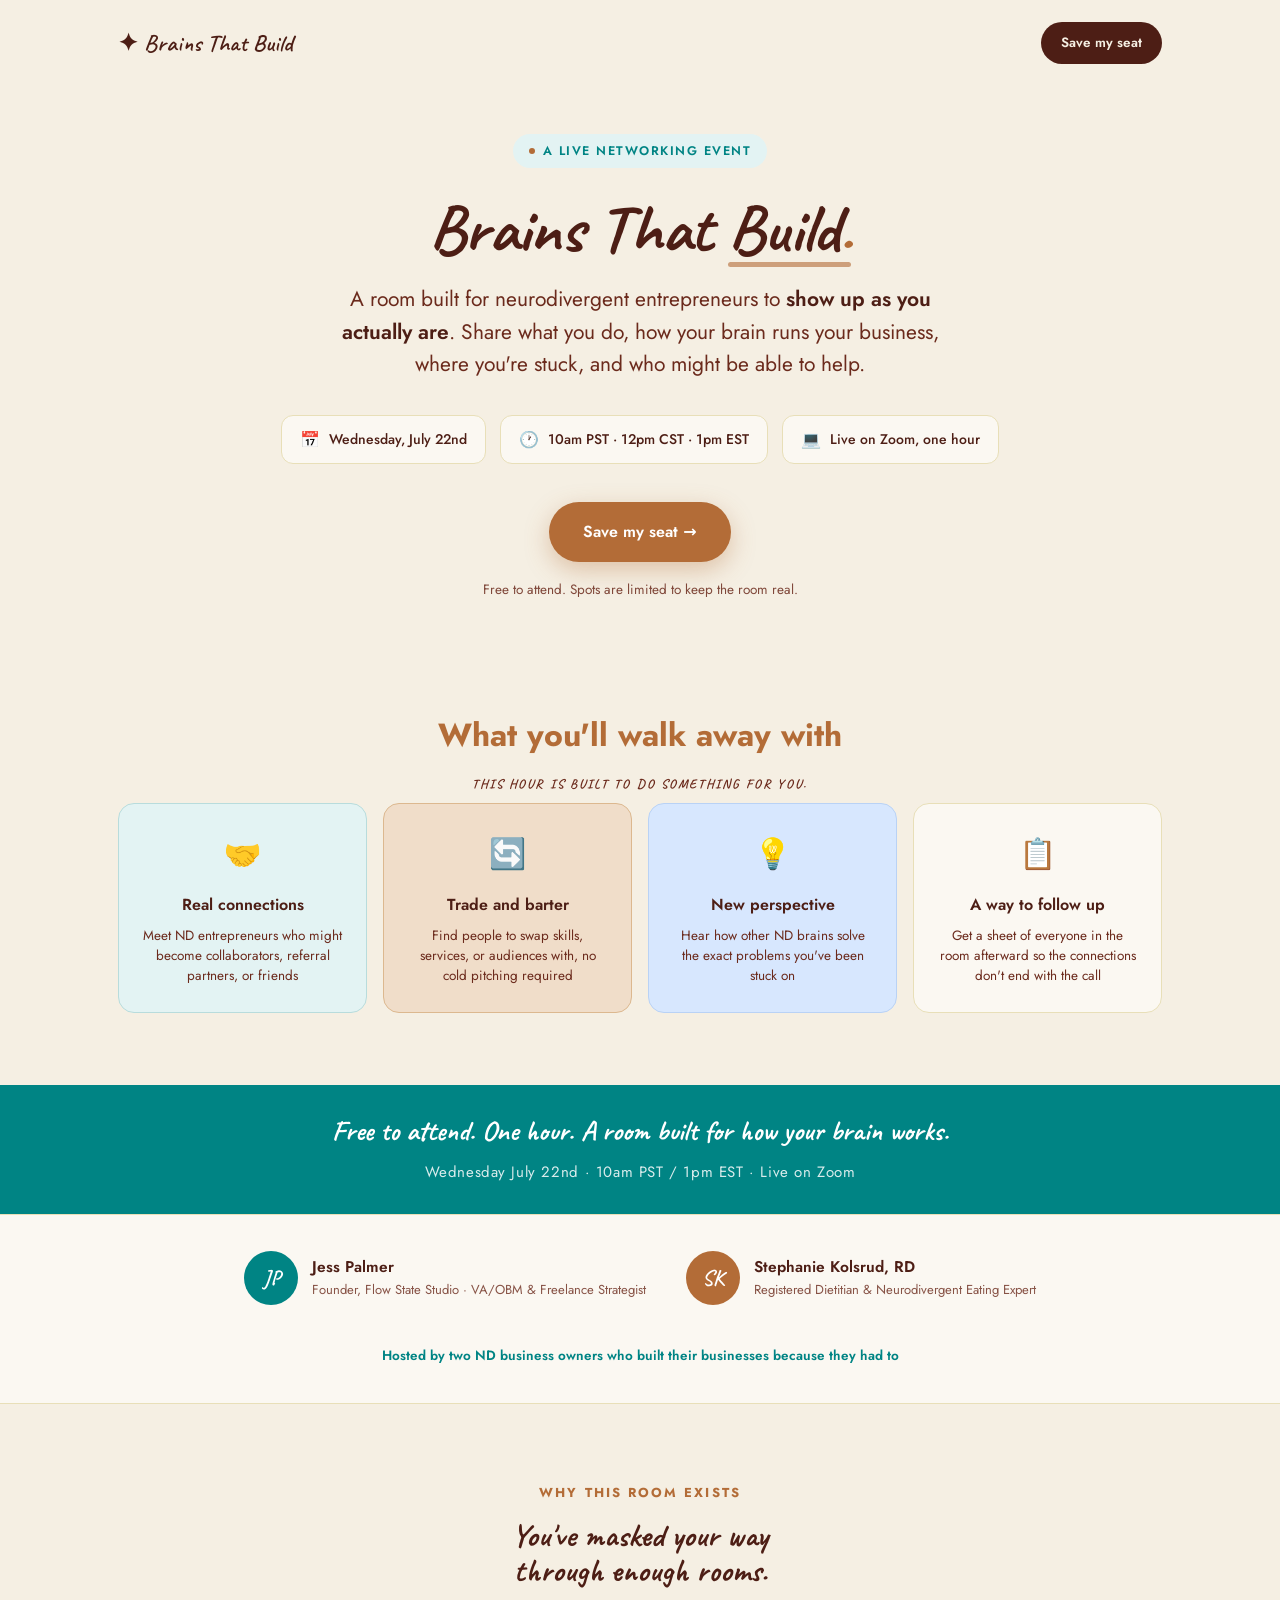
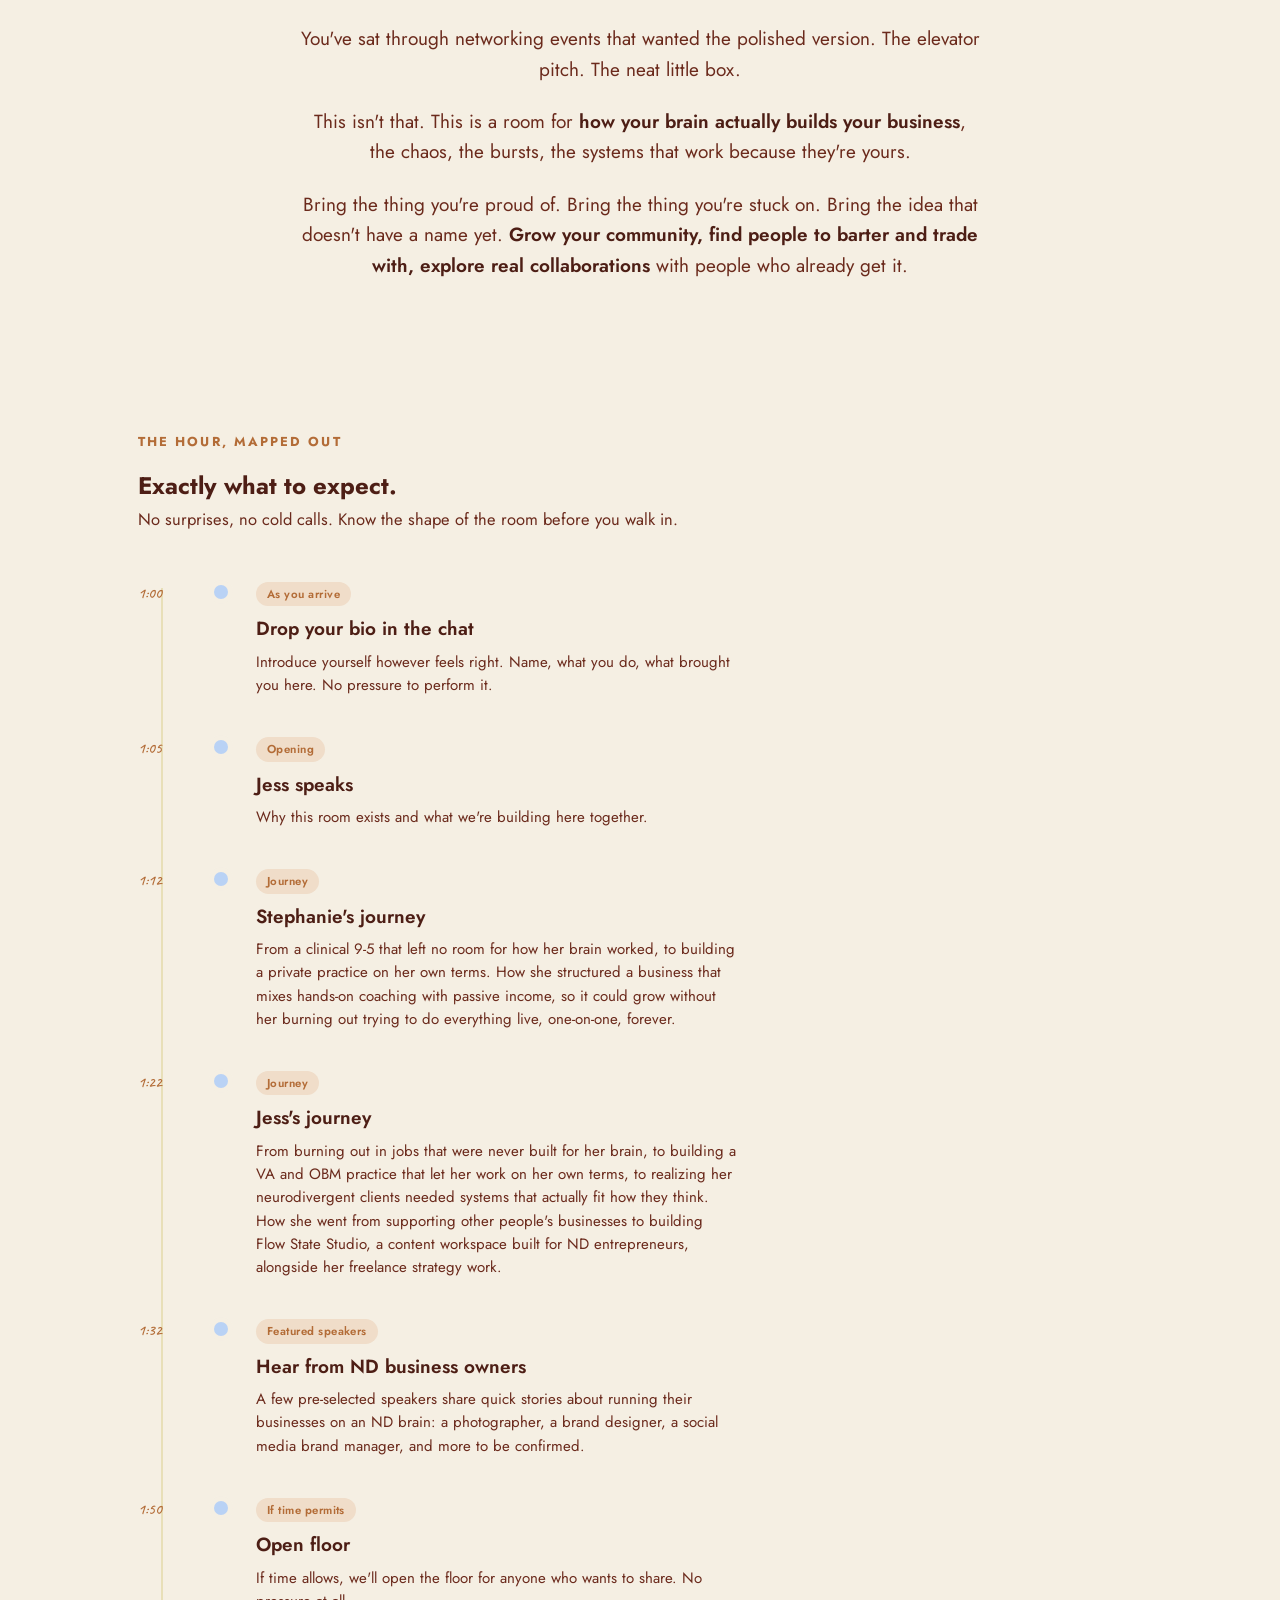
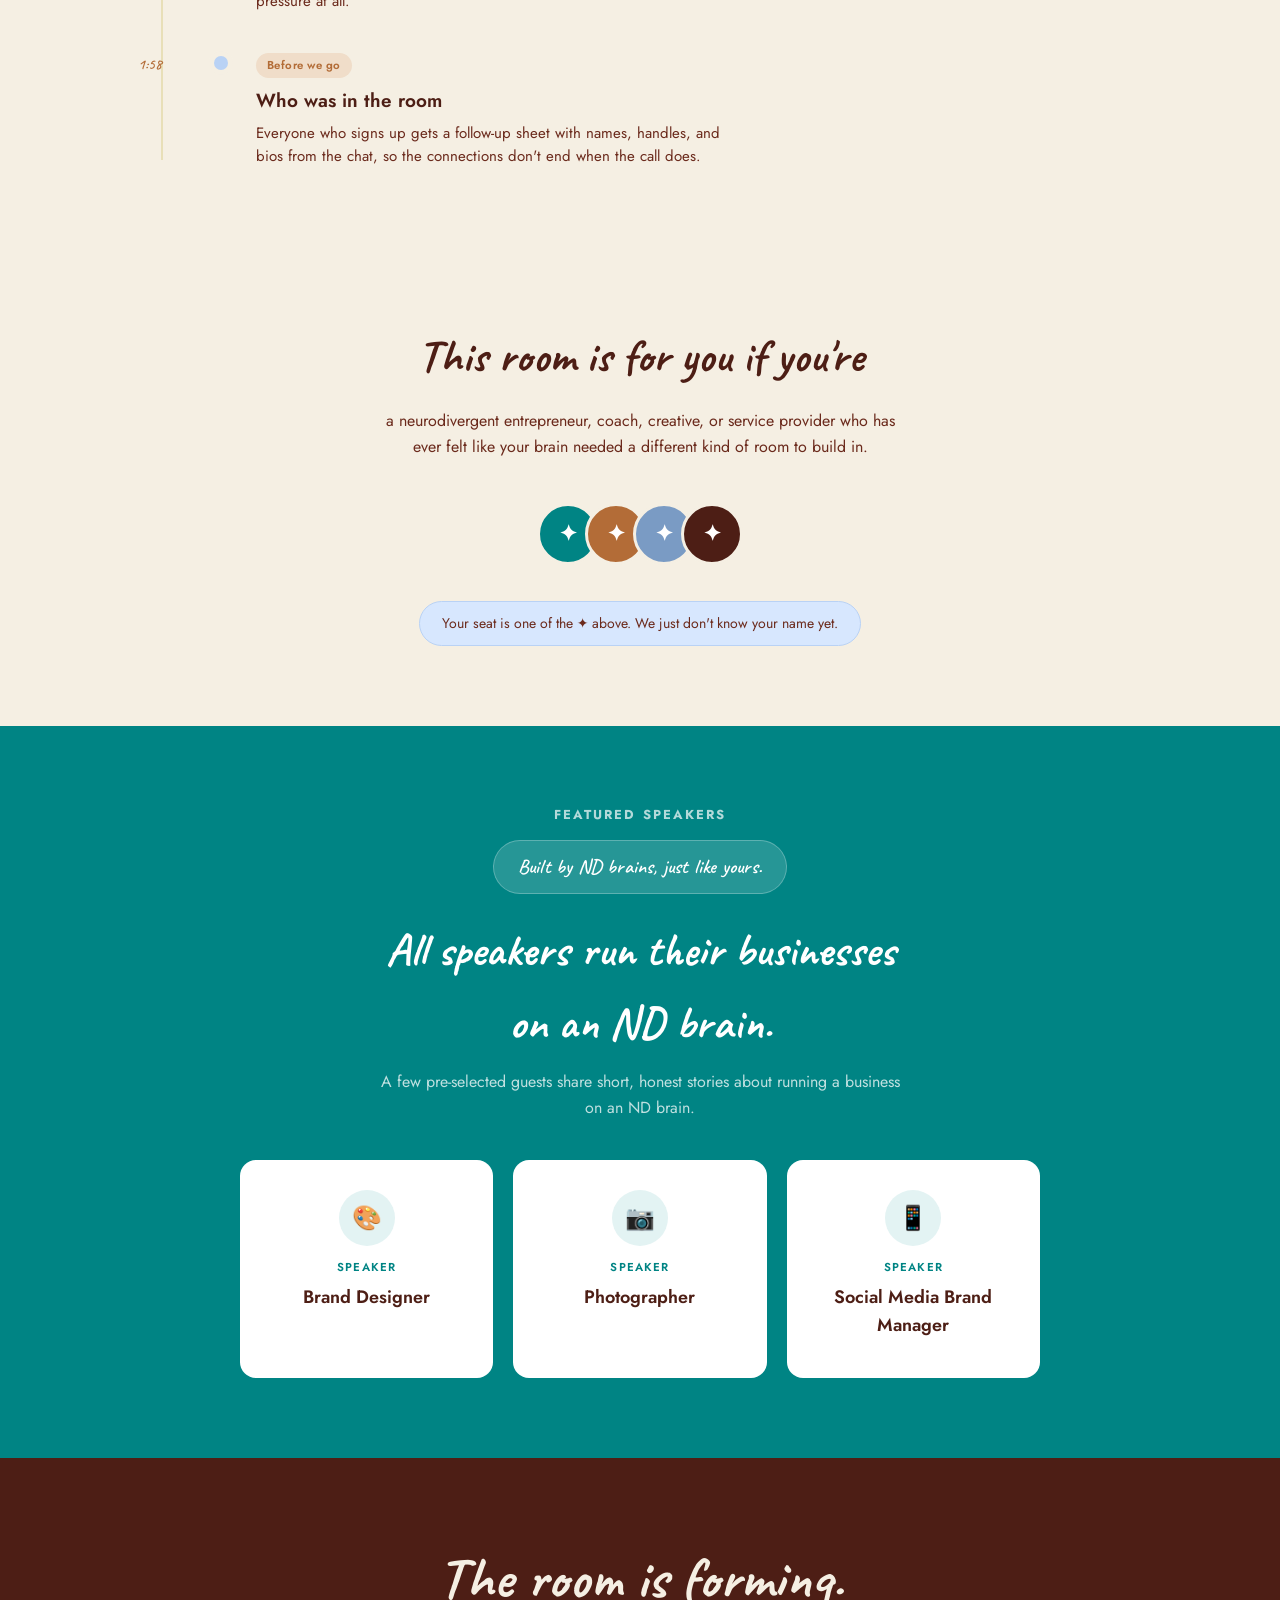
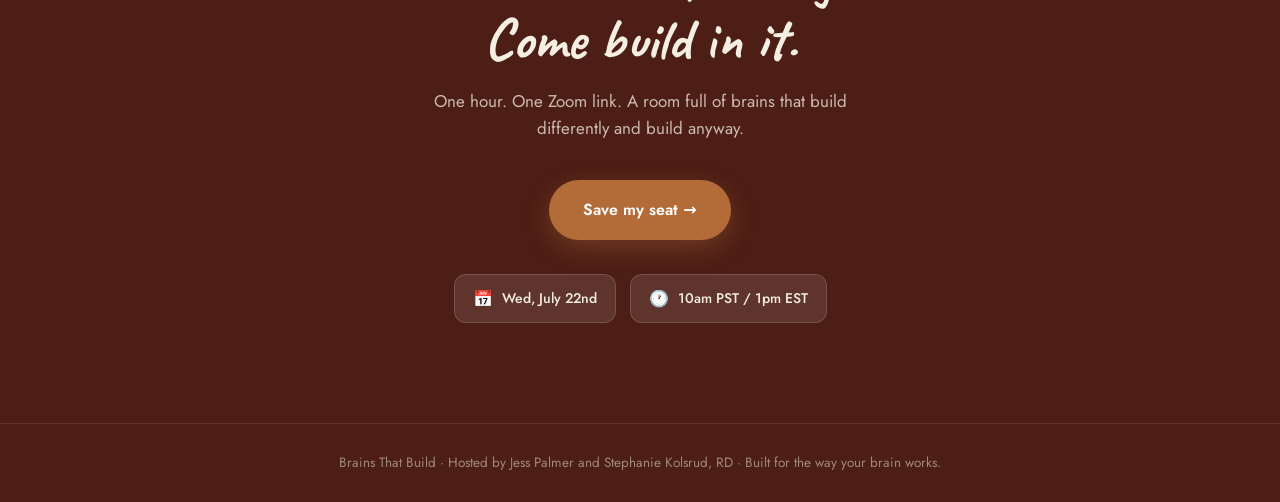
<file: brains-that-build.html>
<!DOCTYPE html>
<html lang="en">
<head>
<meta charset="UTF-8">
<meta name="viewport" content="width=device-width, initial-scale=1.0">
<title>Brains That Build: A Networking Event for Neurodivergent Entrepreneurs</title>
<link rel="icon" href="data:image/svg+xml,<svg xmlns='http://www.w3.org/2000/svg' viewBox='0 0 100 100'><text y='.9em' font-size='90'>✦</text></svg>">
<link rel="preconnect" href="https://fonts.googleapis.com">
<link rel="preconnect" href="https://fonts.gstatic.com" crossorigin>
<link href="https://fonts.googleapis.com/css2?family=Caveat:wght@500;600;700&family=Jost:wght@300;400;500;600;700&display=swap" rel="stylesheet">
<style>
  :root{
    --teal:#008484;
    --teal-light:#e3f3f3;
    --brown:#4d1e15;
    --brown-light:#6b2a1c;
    --rust:#b36c37;
    --rust-light:#f0ddc9;
    --cream:#F5EFE3;
    --paper:#FBF8F2;
    --blue:#d7e7fe;
    --blue-deep:#b9d2f5;
    --border:#e8dfb8;
    --fh:'Caveat',cursive;
    --fb:'Jost',system-ui,sans-serif;
  }
  *,*::before,*::after{box-sizing:border-box;margin:0;padding:0}
  html{scroll-behavior:smooth}
  body{
    font-family:var(--fb);
    background:var(--cream);
    color:var(--brown);
    line-height:1.6;
    -webkit-font-smoothing:antialiased;
  }
  ::selection{background:var(--blue)}

  .wrap{max-width:1100px;margin:0 auto;padding:0 28px}
  .center{text-align:center}

  /* ===== NAV ===== */
  .nav{
    display:flex;align-items:center;justify-content:space-between;
    padding:22px 28px;
    max-width:1100px;margin:0 auto;
  }
  .nav-mark{font-family:var(--fh);font-size:24px;font-weight:600;color:var(--brown)}
  .nav-cta{
    font-family:var(--fb);font-size:13.5px;font-weight:600;
    background:var(--brown);color:var(--cream);
    padding:10px 20px;border-radius:100px;
    text-decoration:none;
    transition:transform .15s, box-shadow .15s;
  }
  .nav-cta:hover{transform:translateY(-1px);box-shadow:0 6px 16px rgba(77,30,21,.25)}

  /* ===== HERO ===== */
  .hero{
    padding:48px 0 56px;
    text-align:center;
  }
  .hero-eyebrow{
    display:inline-flex;align-items:center;gap:8px;
    font-size:12.5px;font-weight:600;letter-spacing:.12em;text-transform:uppercase;
    color:var(--teal);
    background:var(--teal-light);
    padding:7px 16px;border-radius:100px;
    margin-bottom:26px;
  }
  .hero-eyebrow .dot{width:6px;height:6px;border-radius:50%;background:var(--rust)}
  .hero h1{
    font-family:var(--fh);
    font-weight:700;
    font-size:clamp(36px,6.2vw,68px);
    line-height:1.02;
    white-space:nowrap;
    color:var(--brown);
    margin-bottom:8px;
    letter-spacing:-.01em;
  }
  .hero h1 .accent{color:var(--rust)}
  .hero-sub{
    font-size:clamp(17px,2.2vw,21px);
    color:var(--brown-light);
    max-width:620px;
    margin:20px auto 0;
    line-height:1.55;
    font-weight:400;
  }
  .hero-sub strong{color:var(--brown);font-weight:600}

  .hero-meta-row{
    display:flex;justify-content:center;flex-wrap:wrap;gap:14px;
    margin-top:34px;
  }
  .meta-chip{
    display:flex;align-items:center;gap:9px;
    background:var(--paper);
    border:1.5px solid var(--border);
    padding:11px 18px;
    border-radius:12px;
    font-size:14px;font-weight:500;
    color:var(--brown);
  }
  .meta-chip .ico{font-size:16px}

  .hero-cta-row{margin-top:38px;display:flex;justify-content:center;align-items:center;gap:18px;flex-wrap:wrap}
  .btn-primary{
    font-family:var(--fb);font-size:16px;font-weight:600;
    background:var(--rust);color:white;
    padding:17px 34px;border-radius:100px;
    text-decoration:none;display:inline-block;
    box-shadow:0 8px 24px rgba(179,108,55,.35);
    transition:transform .15s, box-shadow .15s;
  }
  .btn-primary:hover{transform:translateY(-2px);box-shadow:0 12px 28px rgba(179,108,55,.45)}
  .hero-cta-note{font-size:13.5px;color:var(--brown-light);opacity:.85}

  /* ===== WHAT YOU WALK AWAY WITH (selling points, front and center) ===== */
  .walkaway{padding:56px 0 72px}
  .walkaway-grid{
    display:grid;grid-template-columns:repeat(4,1fr);gap:16px;
    margin-top:8px;
  }
  .walkaway-card{
    border-radius:16px;
    padding:26px 22px;
    text-align:center;
    border:1.5px solid transparent;
  }
  .walkaway-card.c1{background:var(--teal-light);border-color:#b8dcdc}
  .walkaway-card.c2{background:var(--rust-light);border-color:#dcb88f}
  .walkaway-card.c3{background:var(--blue);border-color:var(--blue-deep)}
  .walkaway-card.c4{background:var(--paper);border-color:var(--border)}
  .walkaway-ico{font-size:30px;margin-bottom:14px;display:block}
  .walkaway-card h3{font-size:16px;font-weight:600;margin-bottom:8px;color:var(--brown)}
  .walkaway-card p{font-size:13.5px;color:var(--brown-light);line-height:1.5}

  /* ===== HOSTS STRIP ===== */
  .hosts-strip{
    background:var(--paper);
    border-top:1.5px solid var(--border);
    border-bottom:1.5px solid var(--border);
    padding:36px 0;
  }
  .hosts-inner{
    display:flex;align-items:center;justify-content:center;gap:40px;flex-wrap:wrap;
  }
  .host-card{display:flex;align-items:center;gap:14px}
  .host-avatar{
    width:54px;height:54px;border-radius:50%;
    background:var(--teal);color:white;
    display:flex;align-items:center;justify-content:center;
    font-family:var(--fh);font-size:22px;font-weight:600;
    flex-shrink:0;
  }
  .host-avatar.rust{background:var(--rust)}
  .host-name{font-weight:600;font-size:15.5px;color:var(--brown);text-align:left}
  .host-role{font-size:13px;color:var(--brown-light);opacity:.8;text-align:left}
  .hosts-plus{
    font-size:13.5px;color:var(--teal);font-weight:600;
    text-align:center;
  }

  /* ===== WHY THIS ROOM (mirror section, colored cards) ===== */
  .section{padding:80px 0}
  .section-label{
    font-family:var(--fb);font-size:13px;font-weight:700;letter-spacing:.16em;text-transform:uppercase;
    color:var(--rust);margin-bottom:16px;line-height:1.4;
  }
  .section h2{
    font-family:var(--fh);font-weight:700;
    font-size:clamp(18px,2.5vw,24px);
    color:var(--brown);
    margin-bottom:28px;
    line-height:1.2;
    text-transform:none;letter-spacing:0;
  }
  .mirror-stack{
    max-width:680px;margin:36px auto 0;
    display:flex;flex-direction:column;gap:22px;
    text-align:center;
  }
  .mirror-line{
    font-size:19px;
    line-height:1.6;
    color:var(--brown-light);
  }
  .mirror-line strong{color:var(--brown);font-weight:600}

  /* ===== THE AGENDA ===== */
  .agenda-section{
    padding:72px 0;
  }
  .agenda-section .wrap{max-width:1060px}
  .agenda-section .section-label{color:var(--rust)}
  .agenda-section h2{color:var(--brown)}
  .agenda-sub{
    color:var(--brown-light);font-size:16.5px;max-width:560px;margin-bottom:48px;line-height:1.6;
  }
  .agenda-list{position:relative}
  .agenda-list::before{
    content:'';position:absolute;left:23px;top:8px;bottom:8px;width:1.5px;
    background:var(--border);
  }
  .agenda-item{
    display:flex;gap:28px;
    padding-bottom:38px;position:relative;
  }
  .agenda-item:last-child{padding-bottom:0}
  .agenda-time{
    flex-shrink:0;width:48px;
    font-family:var(--fh);font-size:15px;font-weight:600;
    color:var(--rust);
    padding-top:2px;
  }
  .agenda-dot{
    flex-shrink:0;width:14px;height:14px;border-radius:50%;
    background:var(--blue-deep);
    margin-top:5px;
    box-shadow:0 0 0 5px var(--cream);
    position:relative;z-index:2;
  }
  .agenda-body h3{
    font-size:19px;font-weight:600;margin-bottom:6px;color:var(--brown);
  }
  .agenda-body p{
    font-size:15px;color:var(--brown-light);line-height:1.55;max-width:480px;
  }
  .agenda-badge{
    display:inline-block;font-size:11.5px;font-weight:600;
    background:var(--rust-light);color:var(--rust);
    padding:3px 11px;border-radius:100px;margin-bottom:8px;letter-spacing:.04em;
  }

  /* ===== FEATURED SPEAKERS ===== */
  .speakers-section{
    padding:80px 0;text-align:center;
    background:var(--teal);
    margin:0 0 0 0;
  }
  .speakers-section .section-label{color:rgba(255,255,255,.7)}
  .speakers-section h2{color:white}
  .speakers-section p{color:rgba(255,255,255,.8)}
  .speakers-grid{
    display:grid;grid-template-columns:repeat(3,1fr);gap:20px;
    margin:40px auto 0;text-align:center;max-width:800px;
  }
  .speaker-card{
    background:white;
    border:none;
    border-radius:16px;
    padding:30px 26px;
  }
  .speaker-avatar{
    width:56px;height:56px;border-radius:50%;
    background:var(--teal-light);color:var(--teal);
    display:flex;align-items:center;justify-content:center;
    font-size:24px;margin-bottom:16px;
  }
  .speaker-role{font-size:11.5px;font-weight:600;letter-spacing:.1em;text-transform:uppercase;color:var(--teal);margin-bottom:6px}
  .speaker-card h3{font-size:18px;font-weight:600;color:var(--brown);margin-bottom:8px}
  .speaker-card p{font-size:14px;color:var(--brown-light);line-height:1.55}
  .speakers-note{font-size:14px;color:rgba(255,255,255,.65);margin-top:28px;font-style:italic}

  /* ===== WHO'S IN THE ROOM ===== */
  .room-section{padding:80px 0;text-align:center}
  .room-section h2{
    font-family:var(--fh);font-weight:700;font-size:clamp(32px,4.5vw,46px);
    color:var(--brown);margin-bottom:14px;
  }
  .room-sub{font-size:16px;color:var(--brown-light);max-width:540px;margin:0 auto 44px}
  .room-avatars{
    display:flex;justify-content:center;align-items:center;margin-bottom:36px;
  }
  .stack-avatar{
    width:62px;height:62px;border-radius:50%;
    border:3px solid var(--cream);
    margin-left:-14px;
    display:flex;align-items:center;justify-content:center;
    font-family:var(--fh);font-size:22px;font-weight:600;color:white;
  }
  .stack-avatar:first-child{margin-left:0}
  .room-note{
    font-size:14px;color:var(--brown-light);
    background:var(--blue);
    display:inline-block;padding:10px 22px;border-radius:100px;
    border:1px solid var(--blue-deep);
  }

  /* ===== FINAL CTA ===== */
  .final-cta{
    padding:90px 0 100px;
    text-align:center;
    background:var(--brown);
  }
  .final-cta h2{
    font-family:var(--fh);font-weight:700;
    font-size:clamp(36px,5.5vw,58px);
    color:var(--cream);margin-bottom:18px;line-height:1.05;
  }
  .final-cta p{
    font-size:17px;color:rgba(245,239,227,.75);
    max-width:480px;margin:0 auto 38px;line-height:1.6;
  }
  .final-cta .meta-chip{
    background:rgba(255,255,255,.1);border-color:rgba(255,255,255,.15);color:var(--cream);
  }
  .final-meta{
    display:flex;justify-content:center;gap:14px;flex-wrap:wrap;margin-top:34px;
  }

  /* ===== FOOTER ===== */
  .footer{
    background:var(--brown);
    border-top:1px solid rgba(255,255,255,.1);
    padding:28px 0;
    text-align:center;
    font-size:13.5px;color:rgba(245,239,227,.5);
  }

  /* ===== RESPONSIVE ===== */
  @media(max-width:760px){
    .nav{padding:18px 20px}
    .wrap{padding:0 20px}
    .hero{padding:32px 0 40px}
    .hero-cta-row{flex-direction:column}
    .btn-primary{width:100%;text-align:center}
    .walkaway-grid{grid-template-columns:1fr 1fr}
    .mirror-line{font-size:17px}
    .hosts-inner{gap:24px;flex-direction:column}
    .agenda-section{padding:48px 0}
    .agenda-item{gap:18px}
    .agenda-time{width:40px;font-size:13px}
    .speakers-grid{grid-template-columns:1fr 1fr}
    .section{padding:56px 0}
    .room-section{padding:56px 0}
    .final-cta{padding:64px 0 72px}
  }

  @media(prefers-reduced-motion:reduce){
    *{transition:none !important}
  }

  a:focus-visible, button:focus-visible{
    outline:2.5px solid var(--teal);outline-offset:3px;
  }
</style>
</head>
<body>

  <nav class="nav">
    <div class="nav-mark">✦ Brains That Build</div>
    <a href="https://us06web.zoom.us/meeting/register/vEVV79FjQRySFOJQzgLvgg#/registration" class="nav-cta">Save my seat</a>
  </nav>

  <header class="hero">
    <div class="wrap">
      <div class="hero-eyebrow"><span class="dot"></span> A live networking event</div>
      <h1>Brains That <span style="position:relative;display:inline-block">Build<span class="accent">.</span><span style="position:absolute;bottom:-4px;left:0;right:0;height:5px;background:var(--rust);border-radius:3px;opacity:.6"></span></span></h1>
      <p class="hero-sub">A room built for neurodivergent entrepreneurs to <strong>show up as you actually are</strong>. Share what you do, how your brain runs your business, where you're stuck, and who might be able to help.</p>

      <div class="hero-meta-row">
        <div class="meta-chip"><span class="ico">📅</span> Wednesday, July 22nd</div>
        <div class="meta-chip"><span class="ico">🕐</span> 10am PST · 12pm CST · 1pm EST</div>
        <div class="meta-chip"><span class="ico">💻</span> Live on Zoom, one hour</div>
      </div>

      <div class="hero-cta-row">
        <a href="https://us06web.zoom.us/meeting/register/vEVV79FjQRySFOJQzgLvgg#/registration" class="btn-primary">Save my seat →</a>
      </div>
      <div style="margin-top:14px"><span class="hero-cta-note">Free to attend. Spots are limited to keep the room real.</span></div>
    </div>
  </header>

  <section class="walkaway">
    <div class="wrap center">
      <div class="section-label" style="font-size:clamp(22px,3.5vw,32px);letter-spacing:0;text-transform:none">What you'll walk away with</div>
      <h2 style="font-family:var(--fh);font-weight:700;font-size:13px;letter-spacing:.16em;text-transform:uppercase;margin-bottom:8px;color:var(--brown-light)">This hour is built to do something for you.</h2>
      <div class="walkaway-grid">
        <div class="walkaway-card c1">
          <span class="walkaway-ico">🤝</span>
          <h3>Real connections</h3>
          <p>Meet ND entrepreneurs who might become collaborators, referral partners, or friends</p>
        </div>
        <div class="walkaway-card c2">
          <span class="walkaway-ico">🔄</span>
          <h3>Trade and barter</h3>
          <p>Find people to swap skills, services, or audiences with, no cold pitching required</p>
        </div>
        <div class="walkaway-card c3">
          <span class="walkaway-ico">💡</span>
          <h3>New perspective</h3>
          <p>Hear how other ND brains solve the exact problems you've been stuck on</p>
        </div>
        <div class="walkaway-card c4">
          <span class="walkaway-ico">📋</span>
          <h3>A way to follow up</h3>
          <p>Get a sheet of everyone in the room afterward so the connections don't end with the call</p>
        </div>
      </div>
    </div>
  </section>

  <!-- COLOR BREAK BANNER -->
  <div style="background:var(--teal);padding:28px 24px;text-align:center">
    <div style="font-family:var(--fh);font-size:clamp(20px,3vw,28px);font-weight:700;color:white;line-height:1.3">Free to attend. One hour. A room built for how your brain works.<br><span style="font-family:var(--fb);font-size:15px;font-weight:400;opacity:.85;letter-spacing:.04em">Wednesday July 22nd · 10am PST / 1pm EST · Live on Zoom</span></div>
  </div>

  <section class="hosts-strip">
    <div class="wrap hosts-inner">
      <div class="host-card">
        <div class="host-avatar">JP</div>
        <div>
          <div class="host-name">Jess Palmer</div>
          <div class="host-role">Founder, Flow State Studio · VA/OBM &amp; Freelance Strategist</div>
        </div>
      </div>
      <div class="host-card">
        <div class="host-avatar rust">SK</div>
        <div>
          <div class="host-name">Stephanie Kolsrud, RD</div>
          <div class="host-role">Registered Dietitian &amp; Neurodivergent Eating Expert</div>
        </div>
      </div>
      <div class="hosts-plus">Hosted by two ND business owners who built their businesses because they had to</div>
    </div>
  </section>

  <section class="section center">
    <div class="wrap">
      <div class="section-label center">Why this room exists</div>
      <h2 style="font-family:var(--fh);font-weight:700;font-size:clamp(22px,3.5vw,32px);color:var(--brown);margin-bottom:28px;line-height:1.1;text-transform:none;letter-spacing:0" class="center">You've masked your way<br>through enough rooms.</h2>
      <div class="mirror-stack">
        <div class="mirror-line">
          You've sat through networking events that wanted the polished version. The elevator pitch. The neat little box.
        </div>
        <div class="mirror-line">
          This isn't that. This is a room for <strong>how your brain actually builds your business</strong>, the chaos, the bursts, the systems that work because they're yours.
        </div>
        <div class="mirror-line">
          Bring the thing you're proud of. Bring the thing you're stuck on. Bring the idea that doesn't have a name yet. <strong>Grow your community, find people to barter and trade with, explore real collaborations</strong> with people who already get it.
        </div>
      </div>
    </div>
  </section>

  <section class="agenda-section">
    <div class="wrap">
      <div class="section-label">The hour, mapped out</div>
      <h2>Exactly what to expect.</h2>
      <p class="agenda-sub">No surprises, no cold calls. Know the shape of the room before you walk in.</p>

      <div class="agenda-list">
        <div class="agenda-item">
          <div class="agenda-time">1:00</div>
          <div class="agenda-dot"></div>
          <div class="agenda-body">
            <span class="agenda-badge">As you arrive</span>
            <h3>Drop your bio in the chat</h3>
            <p>Introduce yourself however feels right. Name, what you do, what brought you here. No pressure to perform it.</p>
          </div>
        </div>
        <div class="agenda-item">
          <div class="agenda-time">1:05</div>
          <div class="agenda-dot"></div>
          <div class="agenda-body">
            <span class="agenda-badge">Opening</span>
            <h3>Jess speaks</h3>
            <p>Why this room exists and what we're building here together.</p>
          </div>
        </div>
        <div class="agenda-item">
          <div class="agenda-time">1:12</div>
          <div class="agenda-dot"></div>
          <div class="agenda-body">
            <span class="agenda-badge">Journey</span>
            <h3>Stephanie's journey</h3>
            <p>From a clinical 9-5 that left no room for how her brain worked, to building a private practice on her own terms. How she structured a business that mixes hands-on coaching with passive income, so it could grow without her burning out trying to do everything live, one-on-one, forever.</p>
          </div>
        </div>
        <div class="agenda-item">
          <div class="agenda-time">1:22</div>
          <div class="agenda-dot"></div>
          <div class="agenda-body">
            <span class="agenda-badge">Journey</span>
            <h3>Jess's journey</h3>
            <p>From burning out in jobs that were never built for her brain, to building a VA and OBM practice that let her work on her own terms, to realizing her neurodivergent clients needed systems that actually fit how they think. How she went from supporting other people's businesses to building Flow State Studio, a content workspace built for ND entrepreneurs, alongside her freelance strategy work.</p>
          </div>
        </div>
        <div class="agenda-item">
          <div class="agenda-time">1:32</div>
          <div class="agenda-dot"></div>
          <div class="agenda-body">
            <span class="agenda-badge">Featured speakers</span>
            <h3>Hear from ND business owners</h3>
            <p>A few pre-selected speakers share quick stories about running their businesses on an ND brain: a photographer, a brand designer, a social media brand manager, and more to be confirmed.</p>
          </div>
        </div>
        <div class="agenda-item">
          <div class="agenda-time">1:50</div>
          <div class="agenda-dot"></div>
          <div class="agenda-body">
            <span class="agenda-badge">If time permits</span>
            <h3>Open floor</h3>
            <p>If time allows, we'll open the floor for anyone who wants to share. No pressure at all.</p>
          </div>
        </div>
        <div class="agenda-item">
          <div class="agenda-time">1:58</div>
          <div class="agenda-dot"></div>
          <div class="agenda-body">
            <span class="agenda-badge">Before we go</span>
            <h3>Who was in the room</h3>
            <p>Everyone who signs up gets a follow-up sheet with names, handles, and bios from the chat, so the connections don't end when the call does.</p>
          </div>
        </div>
      </div>
    </div>
  </section>


  <section class="room-section">
    <div class="wrap">
      <h2>This room is for you if you're</h2>
      <p class="room-sub">a neurodivergent entrepreneur, coach, creative, or service provider who has ever felt like your brain needed a different kind of room to build in.</p>
      <div class="room-avatars">
        <div class="stack-avatar" style="background:var(--teal)">✦</div>
        <div class="stack-avatar" style="background:var(--rust)">✦</div>
        <div class="stack-avatar" style="background:#7a9bc4">✦</div>
        <div class="stack-avatar" style="background:var(--brown)">✦</div>
      </div>
      <div class="room-note">Your seat is one of the ✦ above. We just don't know your name yet.</div>
    </div>
  </section>

  <section class="speakers-section">
    <div class="wrap">
      <div class="section-label center" style="color:rgba(255,255,255,.7)">Featured speakers</div>
      <div style="display:inline-block;background:rgba(255,255,255,.15);border:1.5px solid rgba(255,255,255,.25);border-radius:100px;padding:10px 24px;font-family:var(--fh);font-size:20px;font-weight:600;color:white;margin-bottom:20px;letter-spacing:.01em">Built by ND brains, just like yours.</div>
      <h2 style="font-family:var(--fh);font-weight:700;font-size:clamp(32px,4.5vw,46px);color:white;margin-bottom:8px;text-transform:none;letter-spacing:0">All speakers run their businesses<br>on an ND brain.</h2>
      <p style="font-size:16px;color:rgba(255,255,255,.75);max-width:520px;margin:0 auto">A few pre-selected guests share short, honest stories about running a business on an ND brain.</p>
      <div class="speakers-grid">
        <div class="speaker-card" style="text-align:center">
          <div class="speaker-avatar" style="margin:0 auto 12px">🎨</div>
          <div class="speaker-role">Speaker</div>
          <h3>Brand Designer</h3>
        </div>
        <div class="speaker-card" style="text-align:center">
          <div class="speaker-avatar" style="margin:0 auto 12px">📷</div>
          <div class="speaker-role">Speaker</div>
          <h3>Photographer</h3>
        </div>
        <div class="speaker-card" style="text-align:center">
          <div class="speaker-avatar" style="margin:0 auto 12px">📱</div>
          <div class="speaker-role">Speaker</div>
          <h3>Social Media Brand Manager</h3>
        </div>
      </div>
    </div>
  </section>

  <section class="final-cta">
    <div class="wrap">
      <h2>The room is forming.<br>Come build in it.</h2>
      <p>One hour. One Zoom link. A room full of brains that build differently and build anyway.</p>
      <a href="https://us06web.zoom.us/meeting/register/vEVV79FjQRySFOJQzgLvgg#/registration" class="btn-primary">Save my seat →</a>
      <div class="final-meta">
        <div class="meta-chip"><span class="ico">📅</span> Wed, July 22nd</div>
        <div class="meta-chip"><span class="ico">🕐</span> 10am PST / 1pm EST</div>
      </div>
    </div>
  </section>

  <footer class="footer">
    Brains That Build · Hosted by Jess Palmer and Stephanie Kolsrud, RD · Built for the way your brain works.
  </footer>

</body>
</html>
</file>
